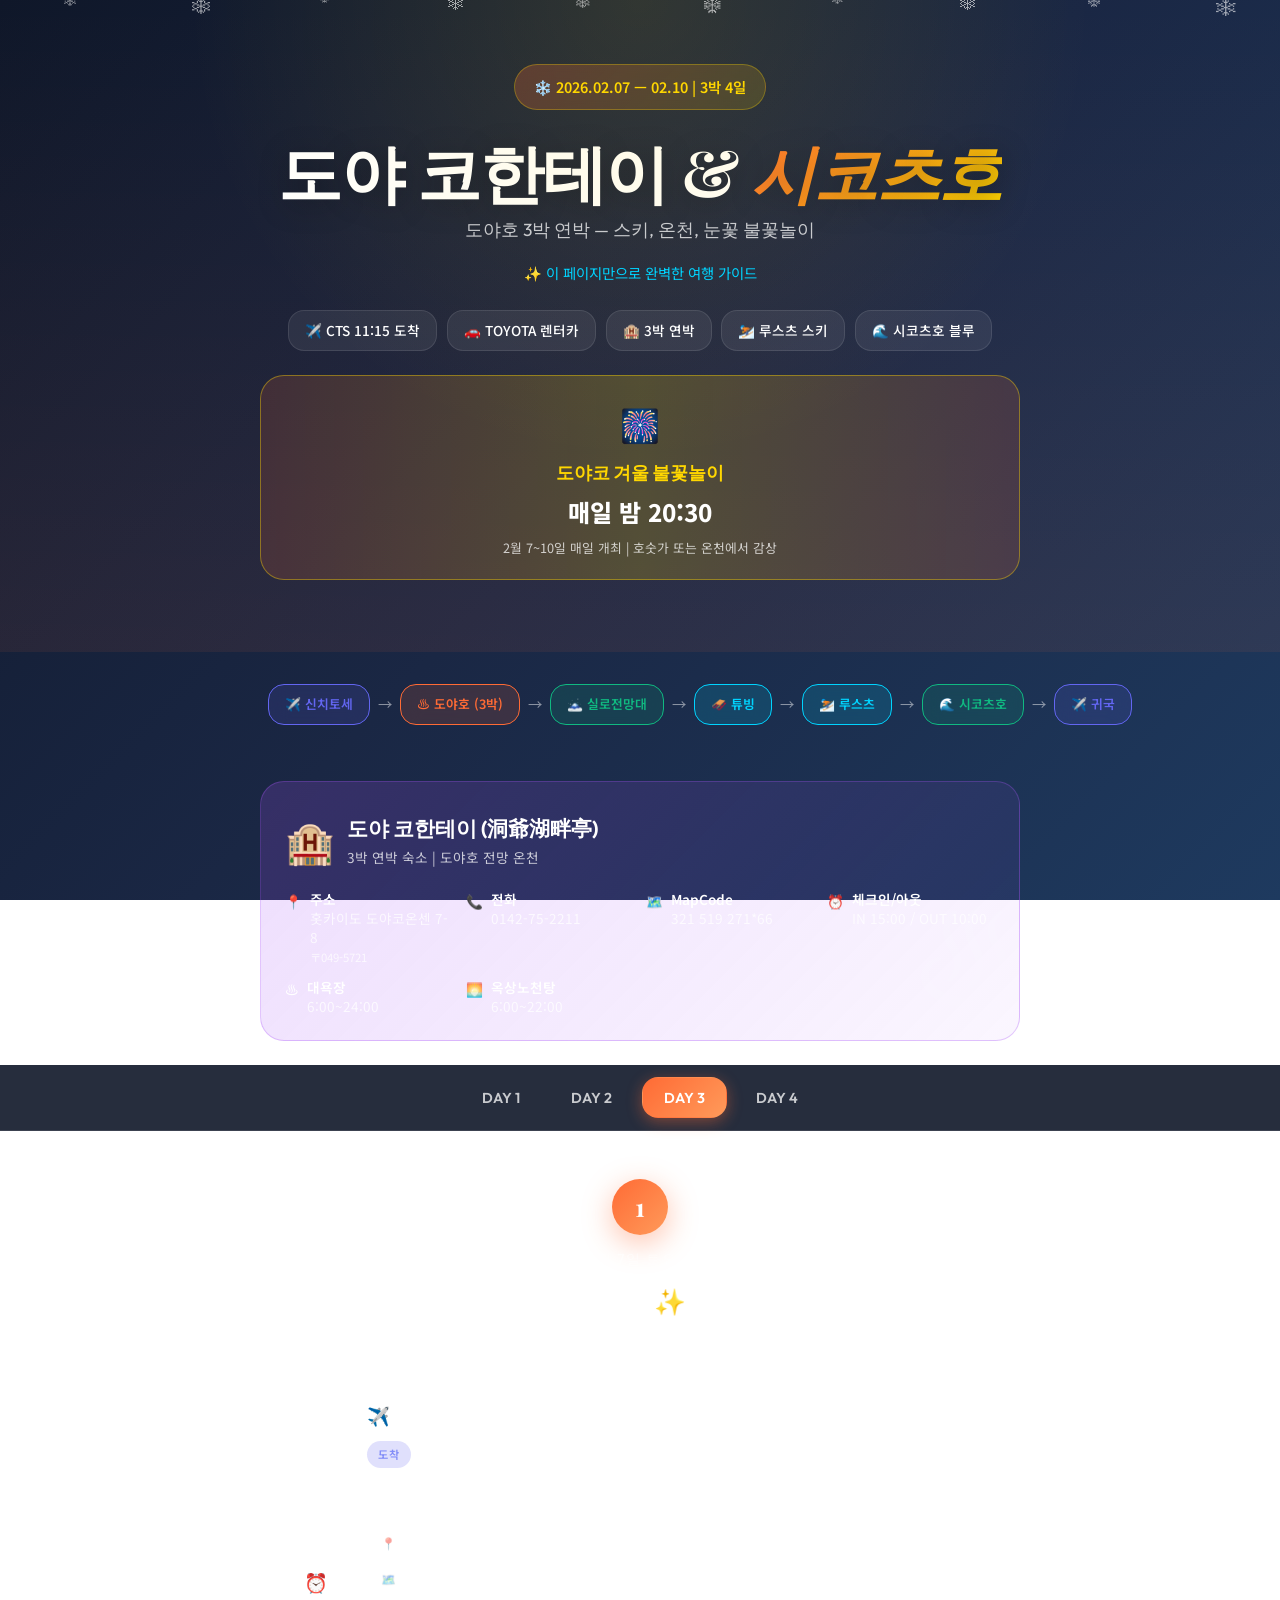
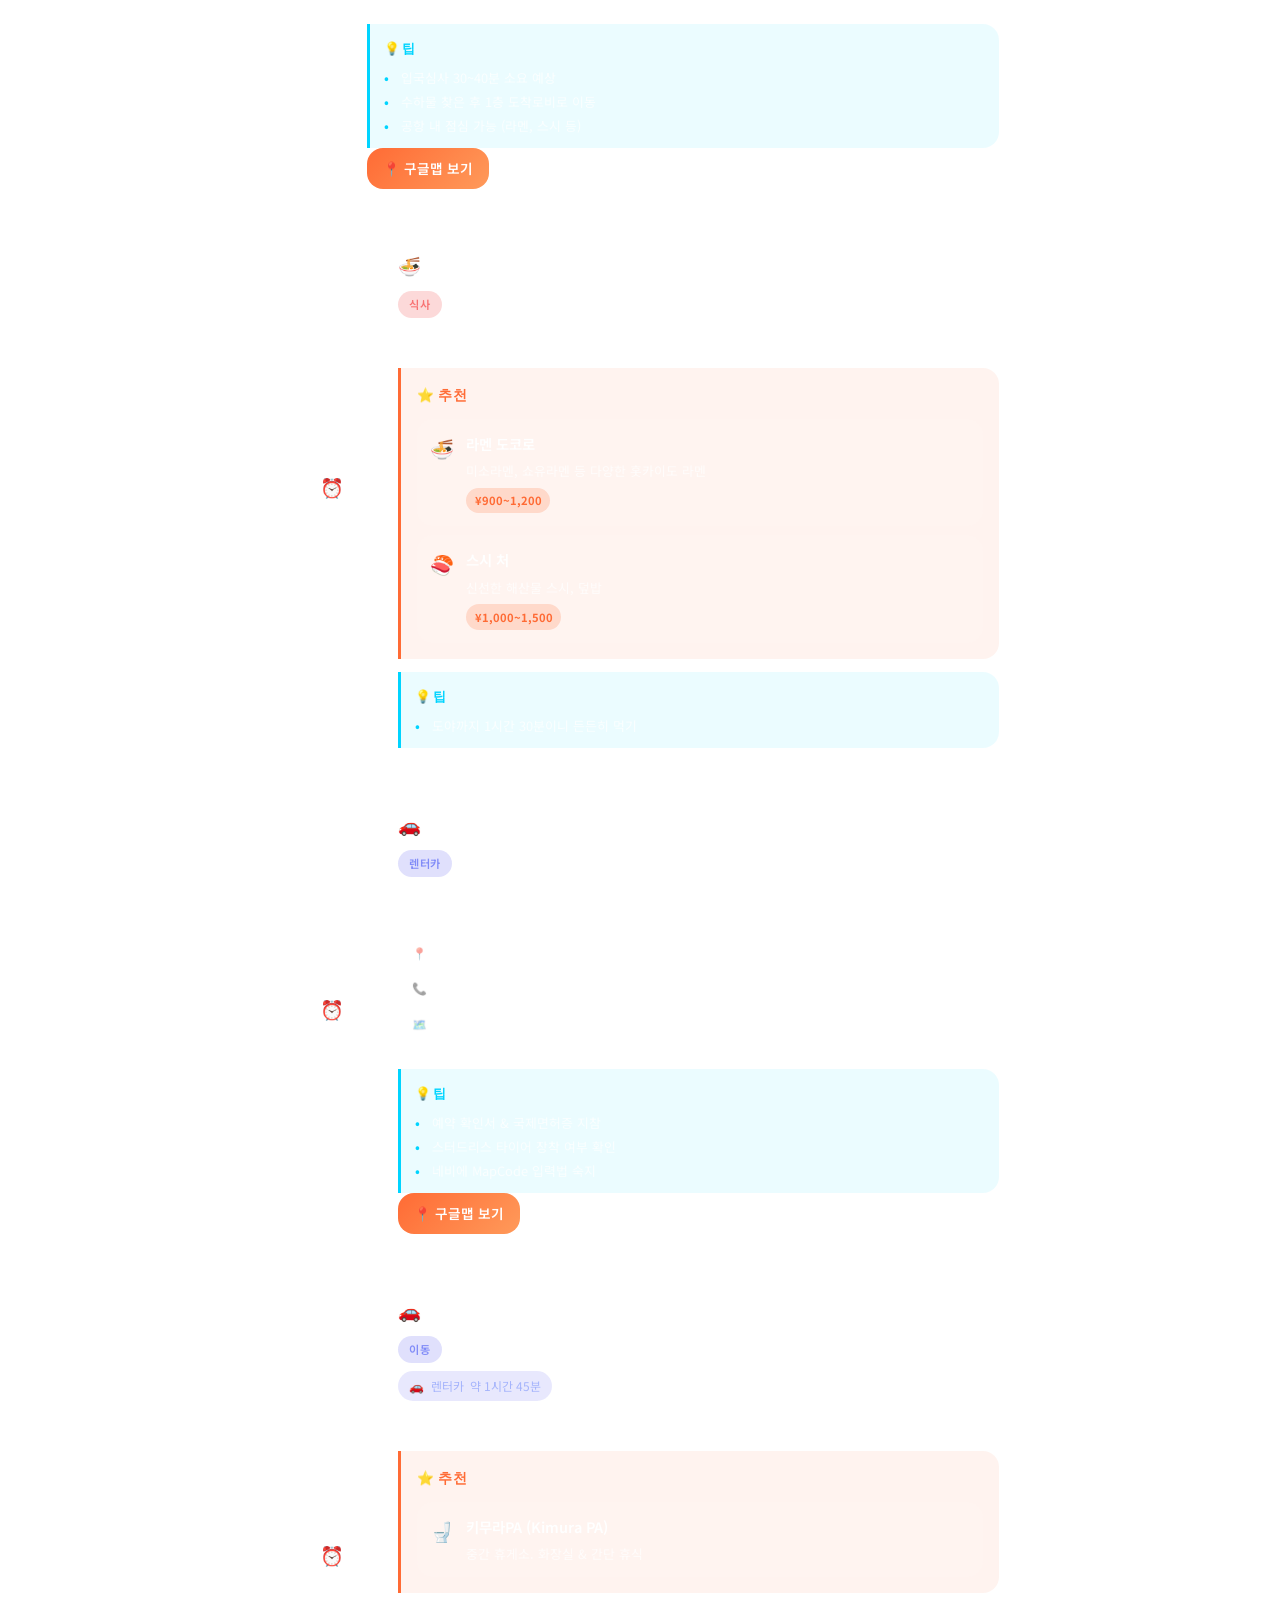
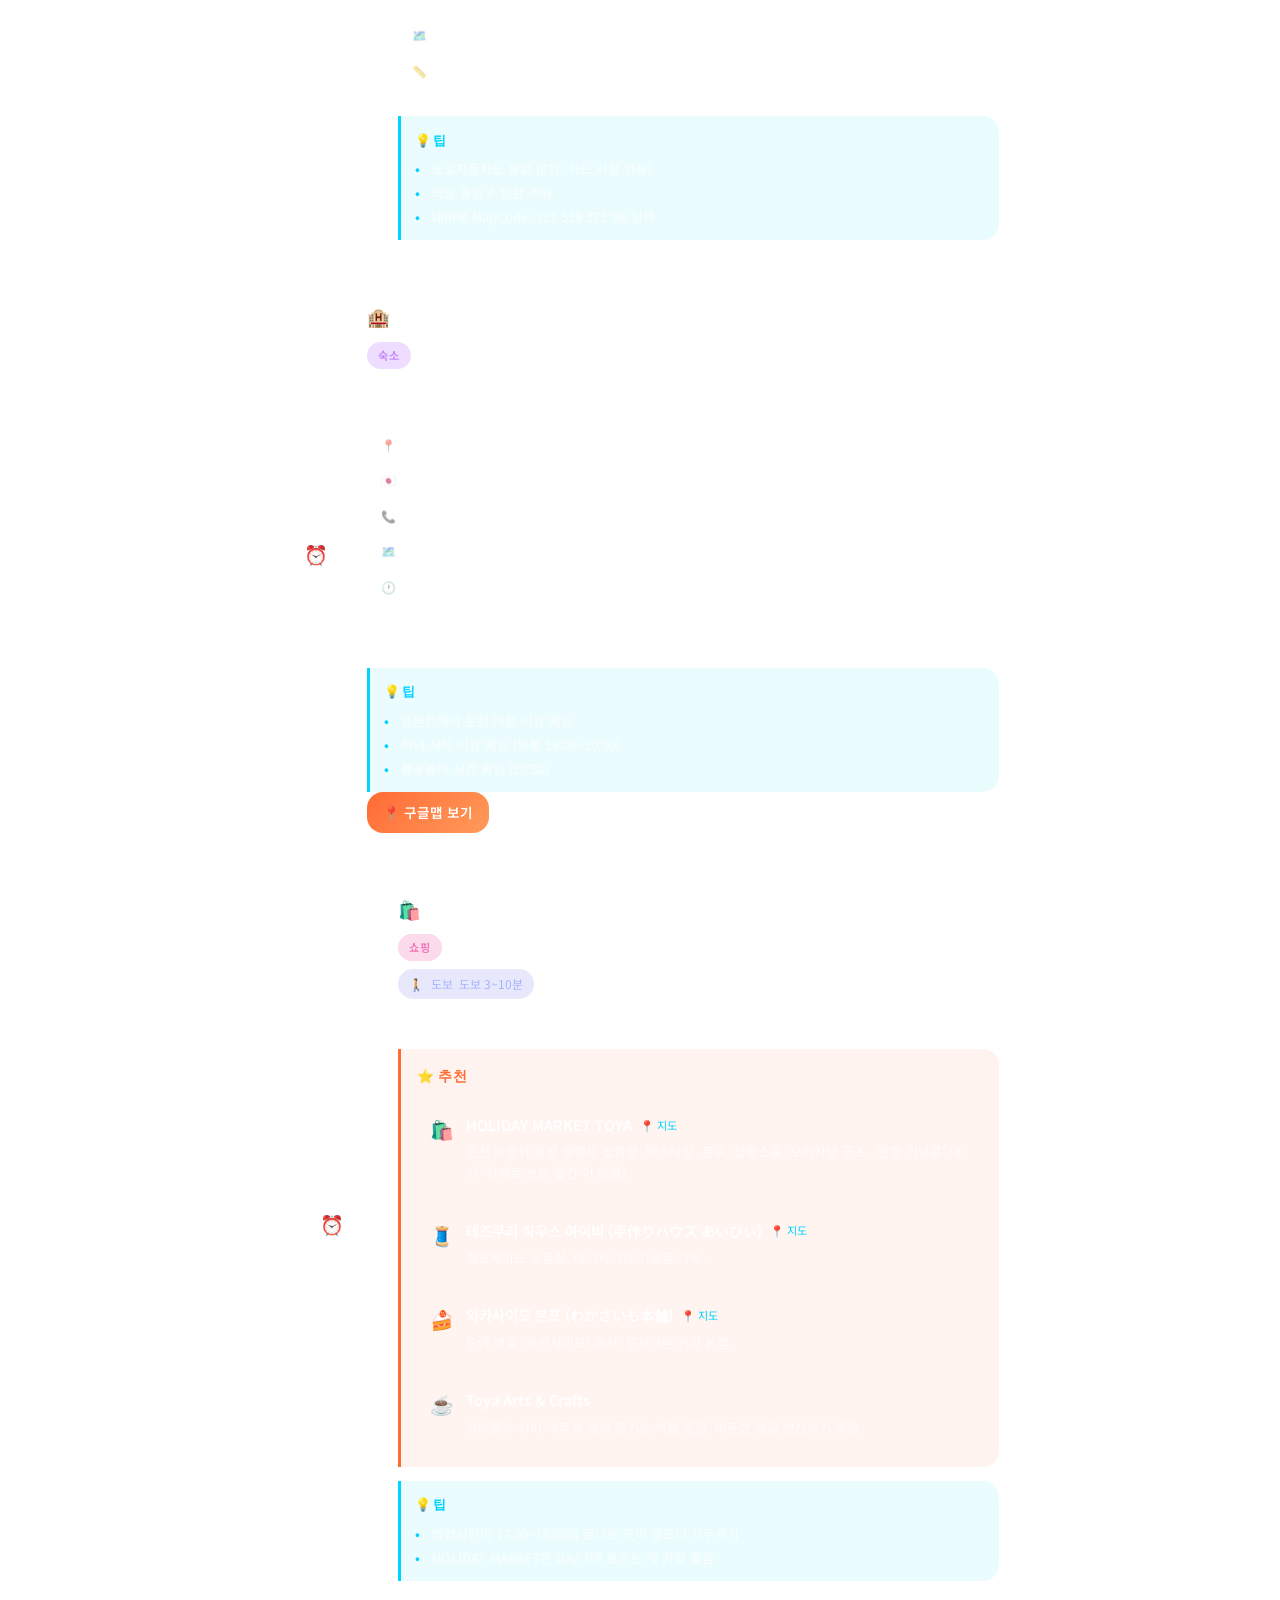
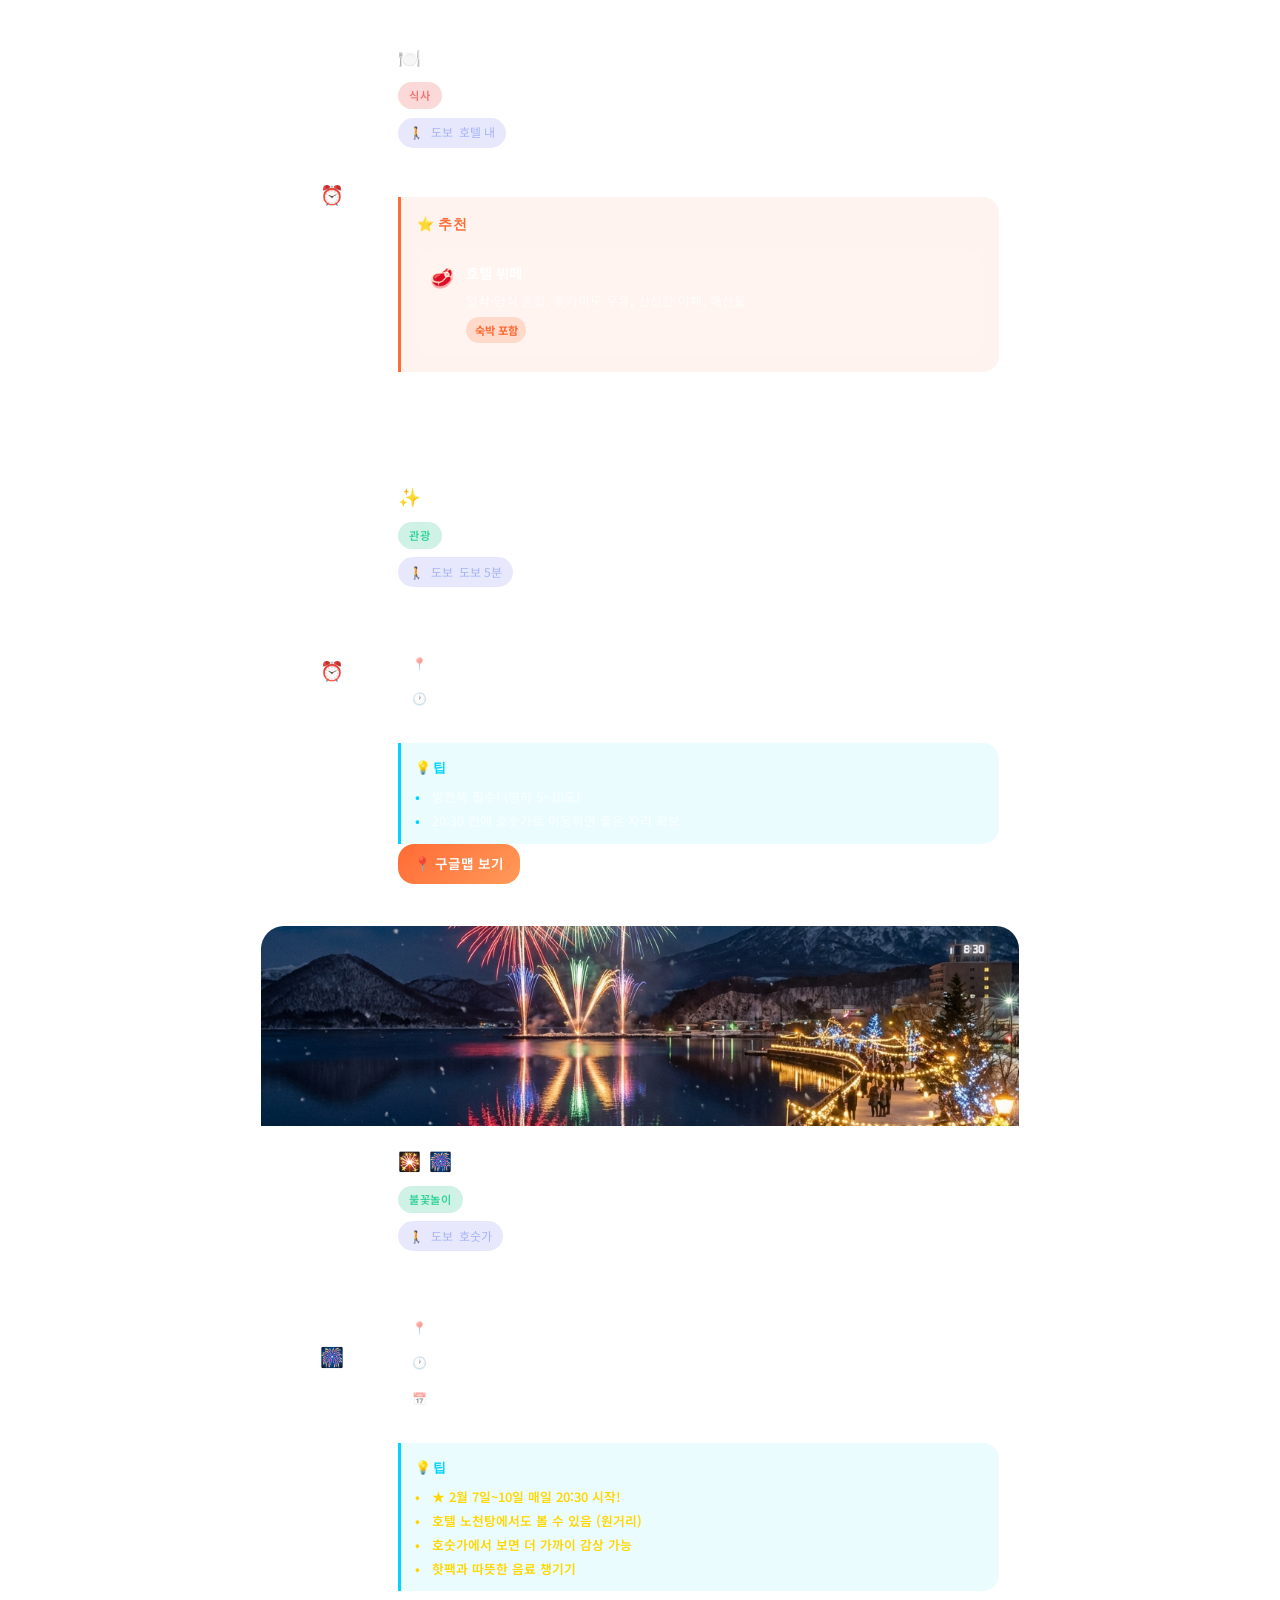
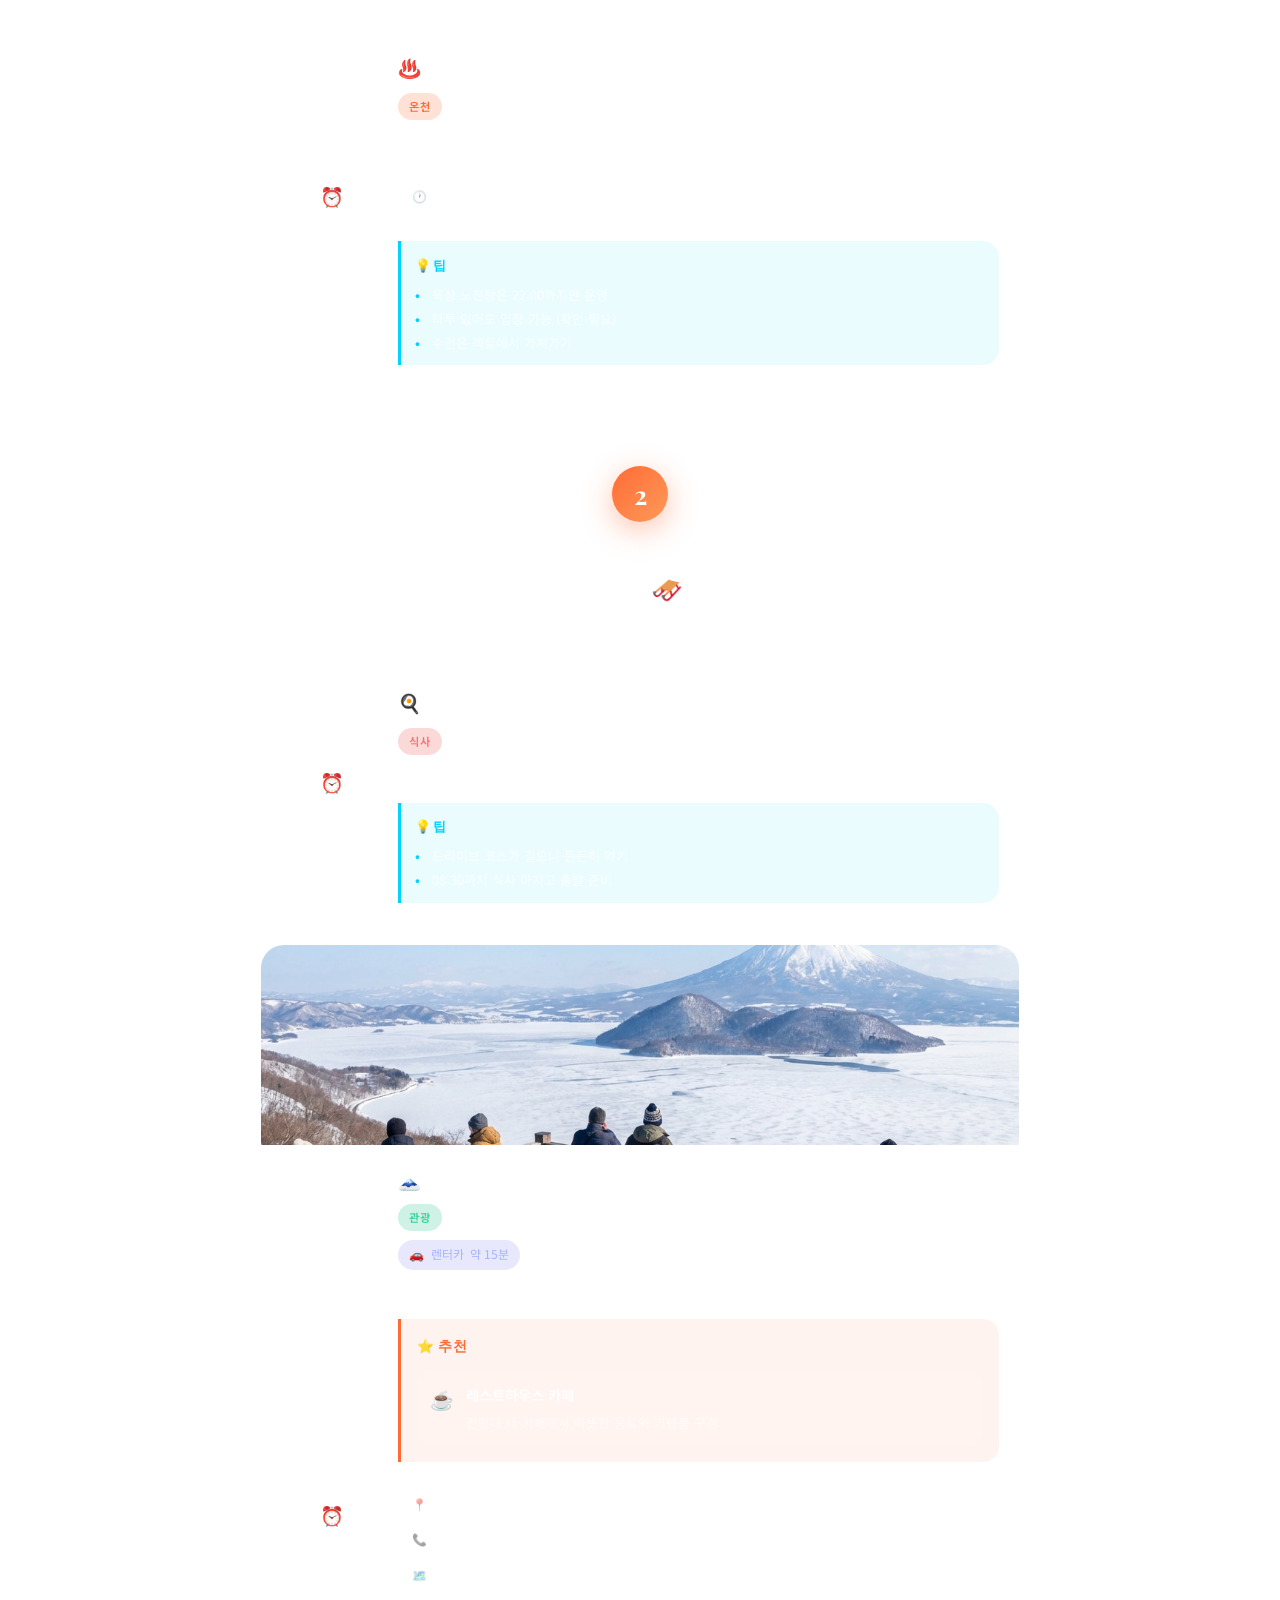
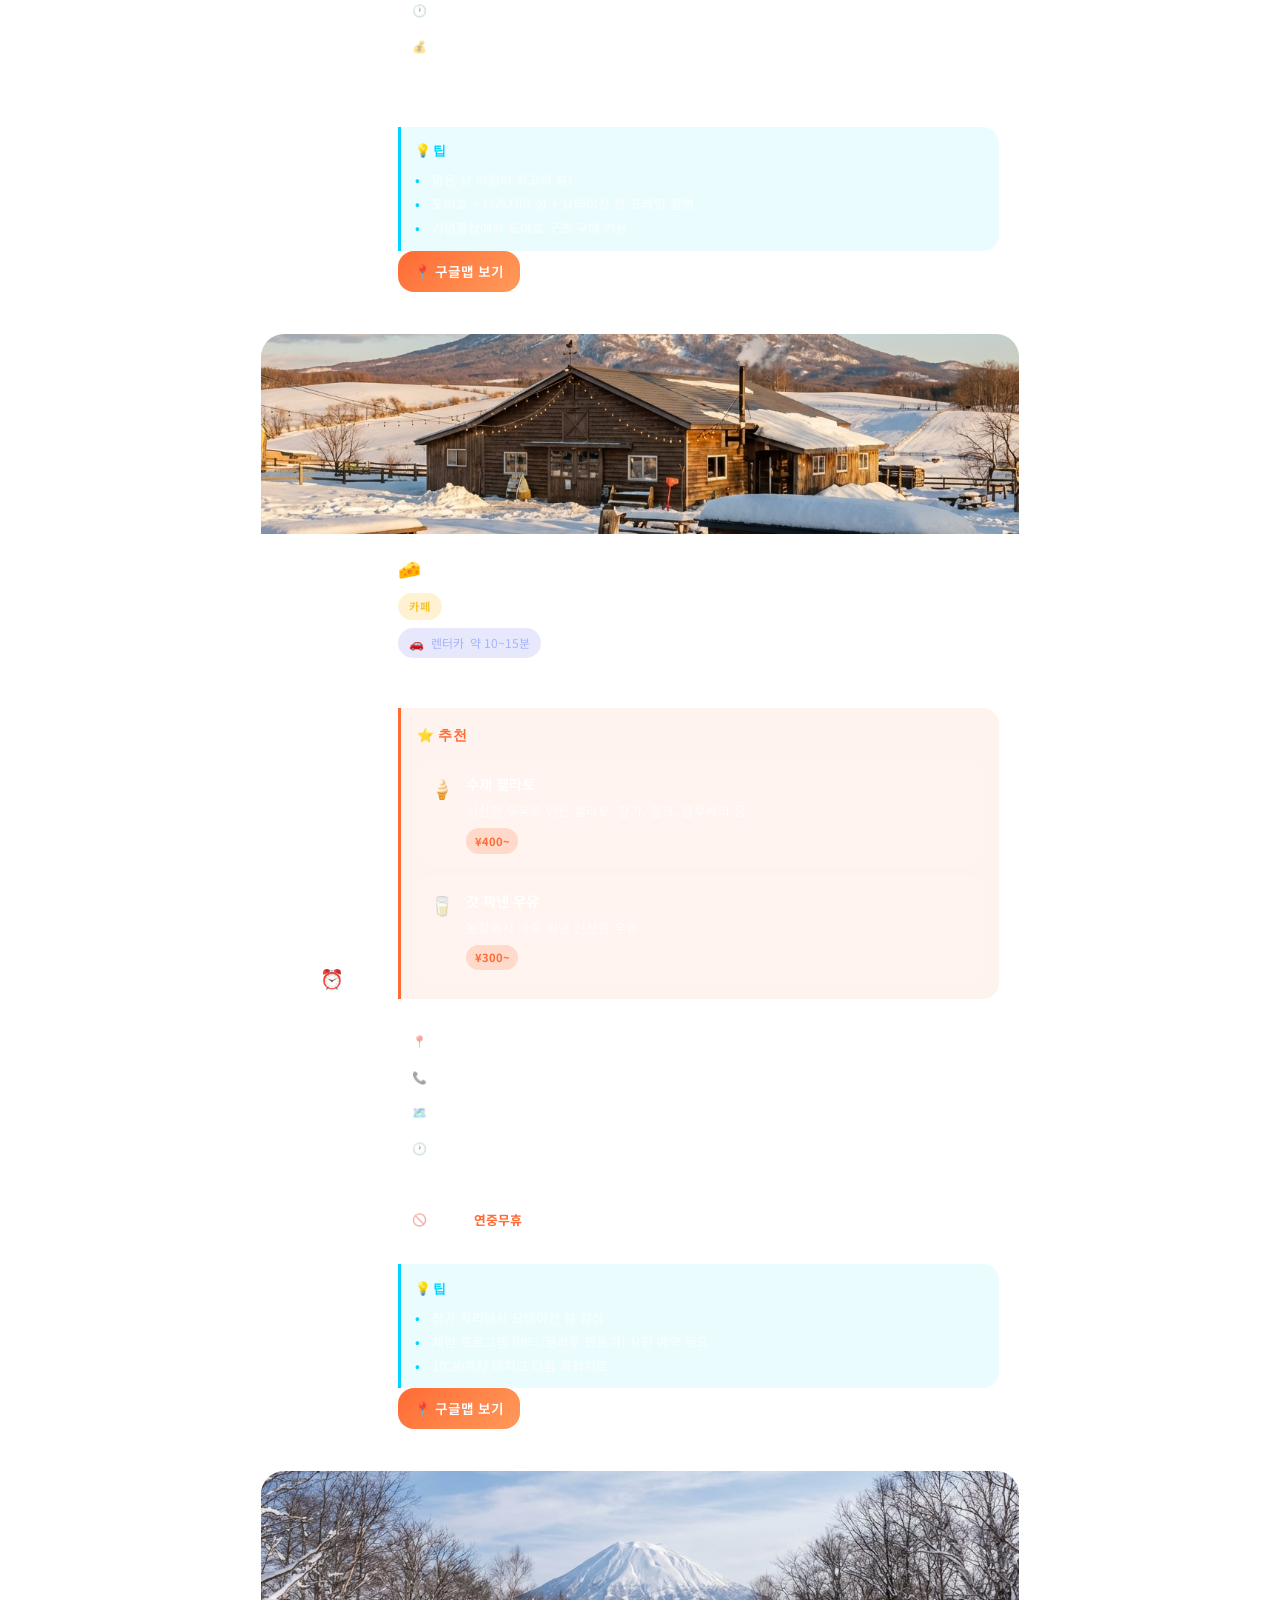
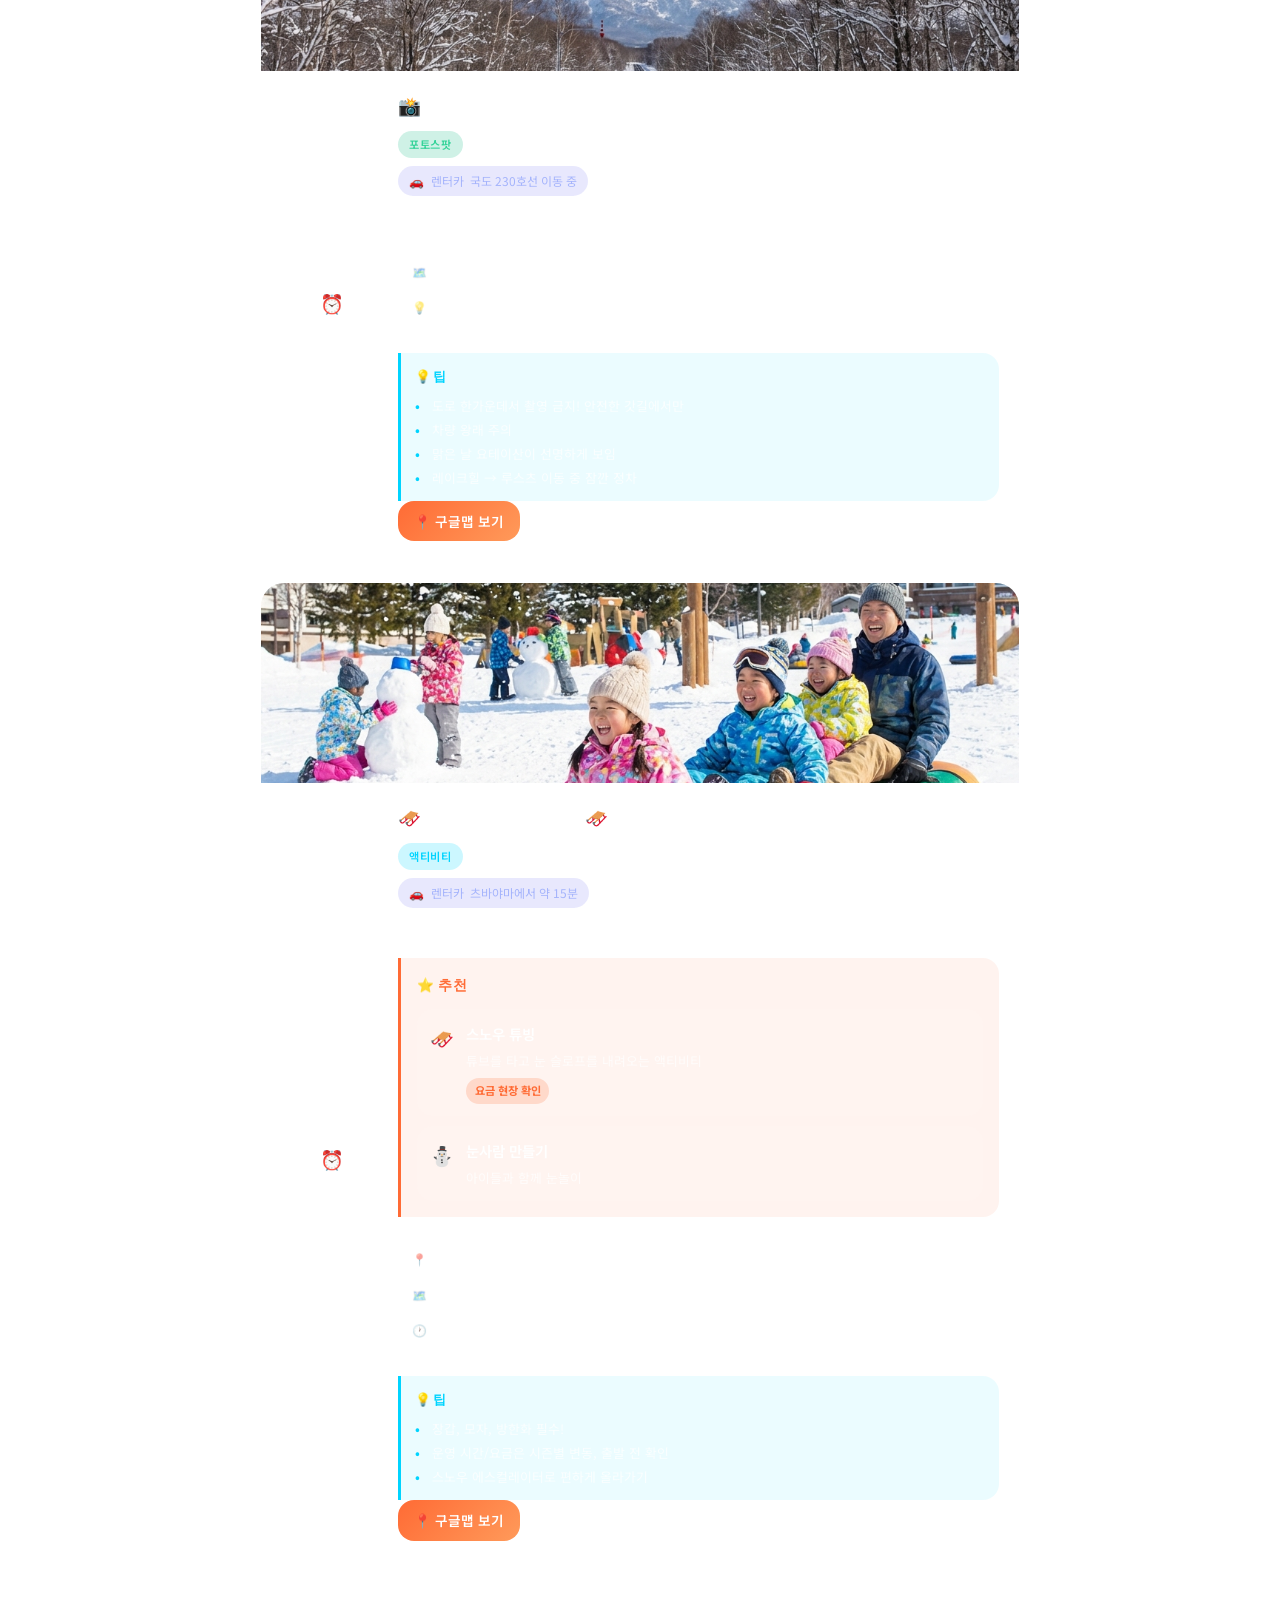
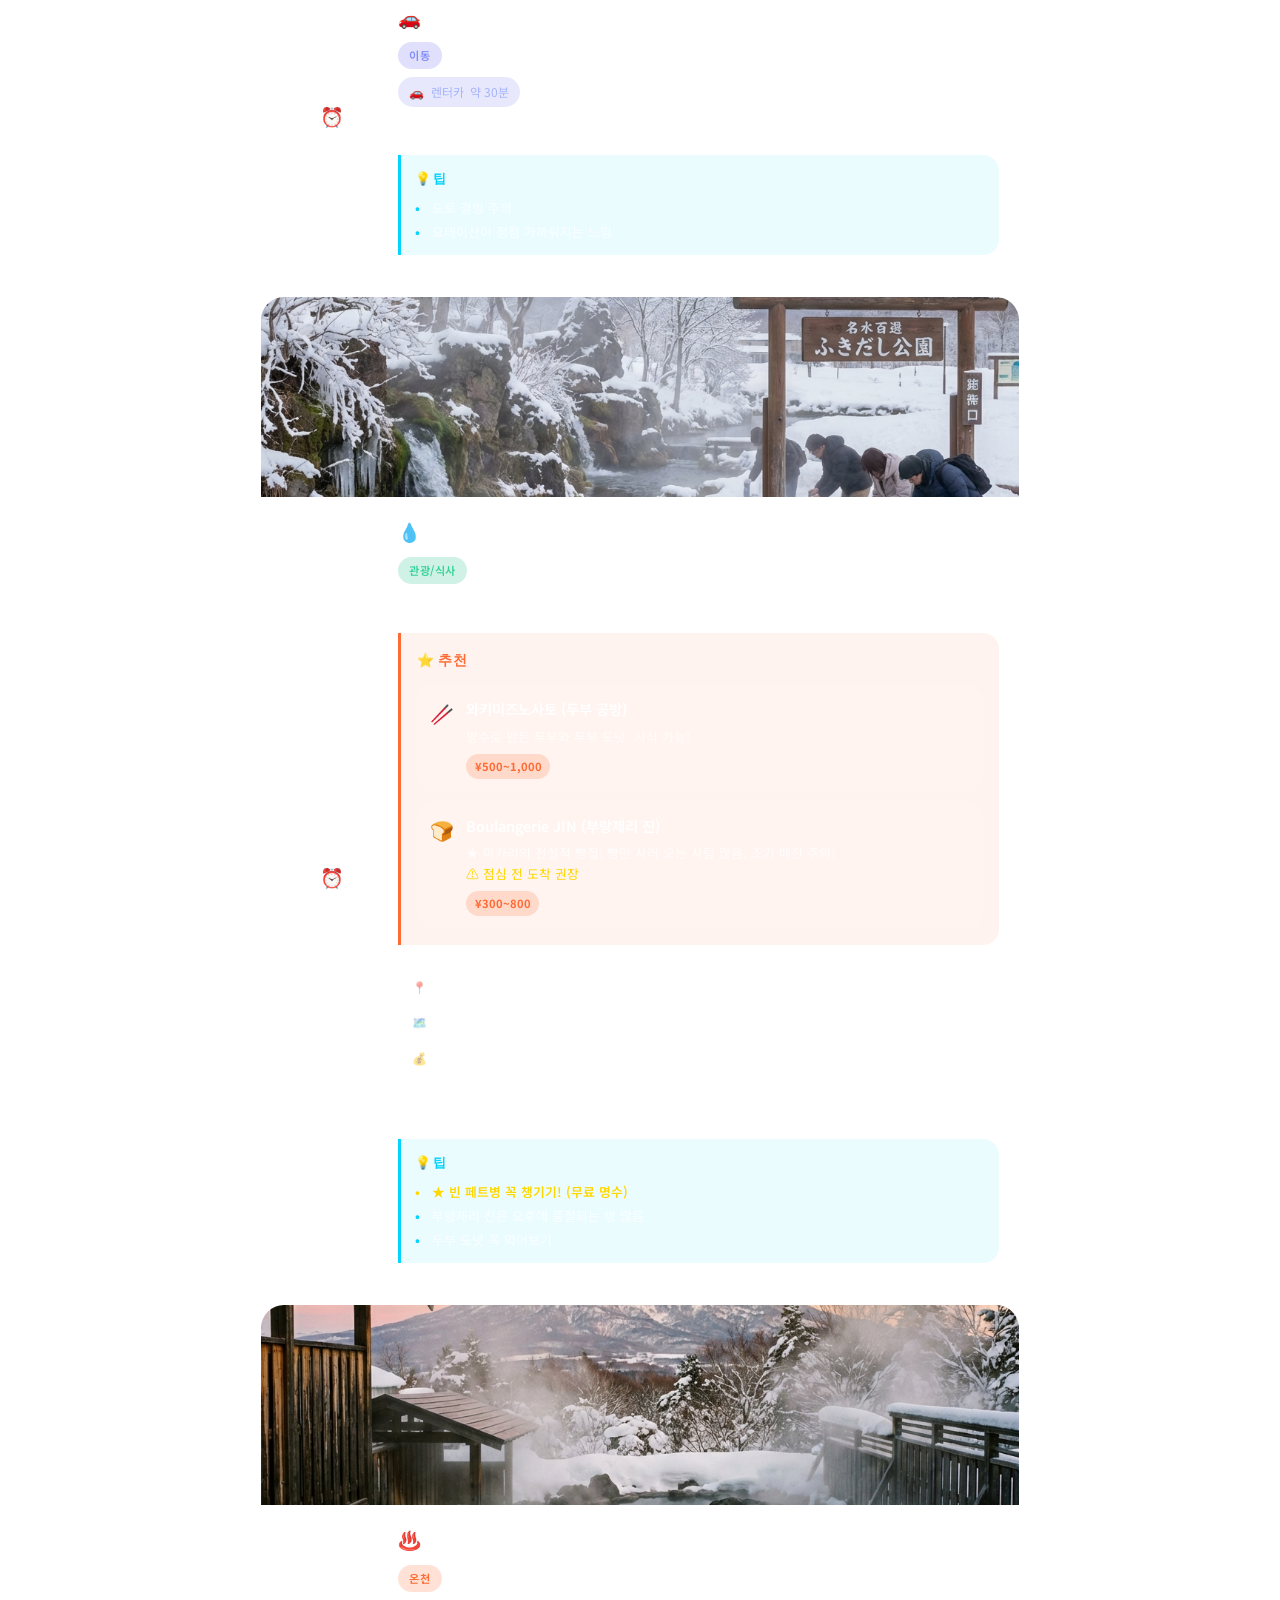
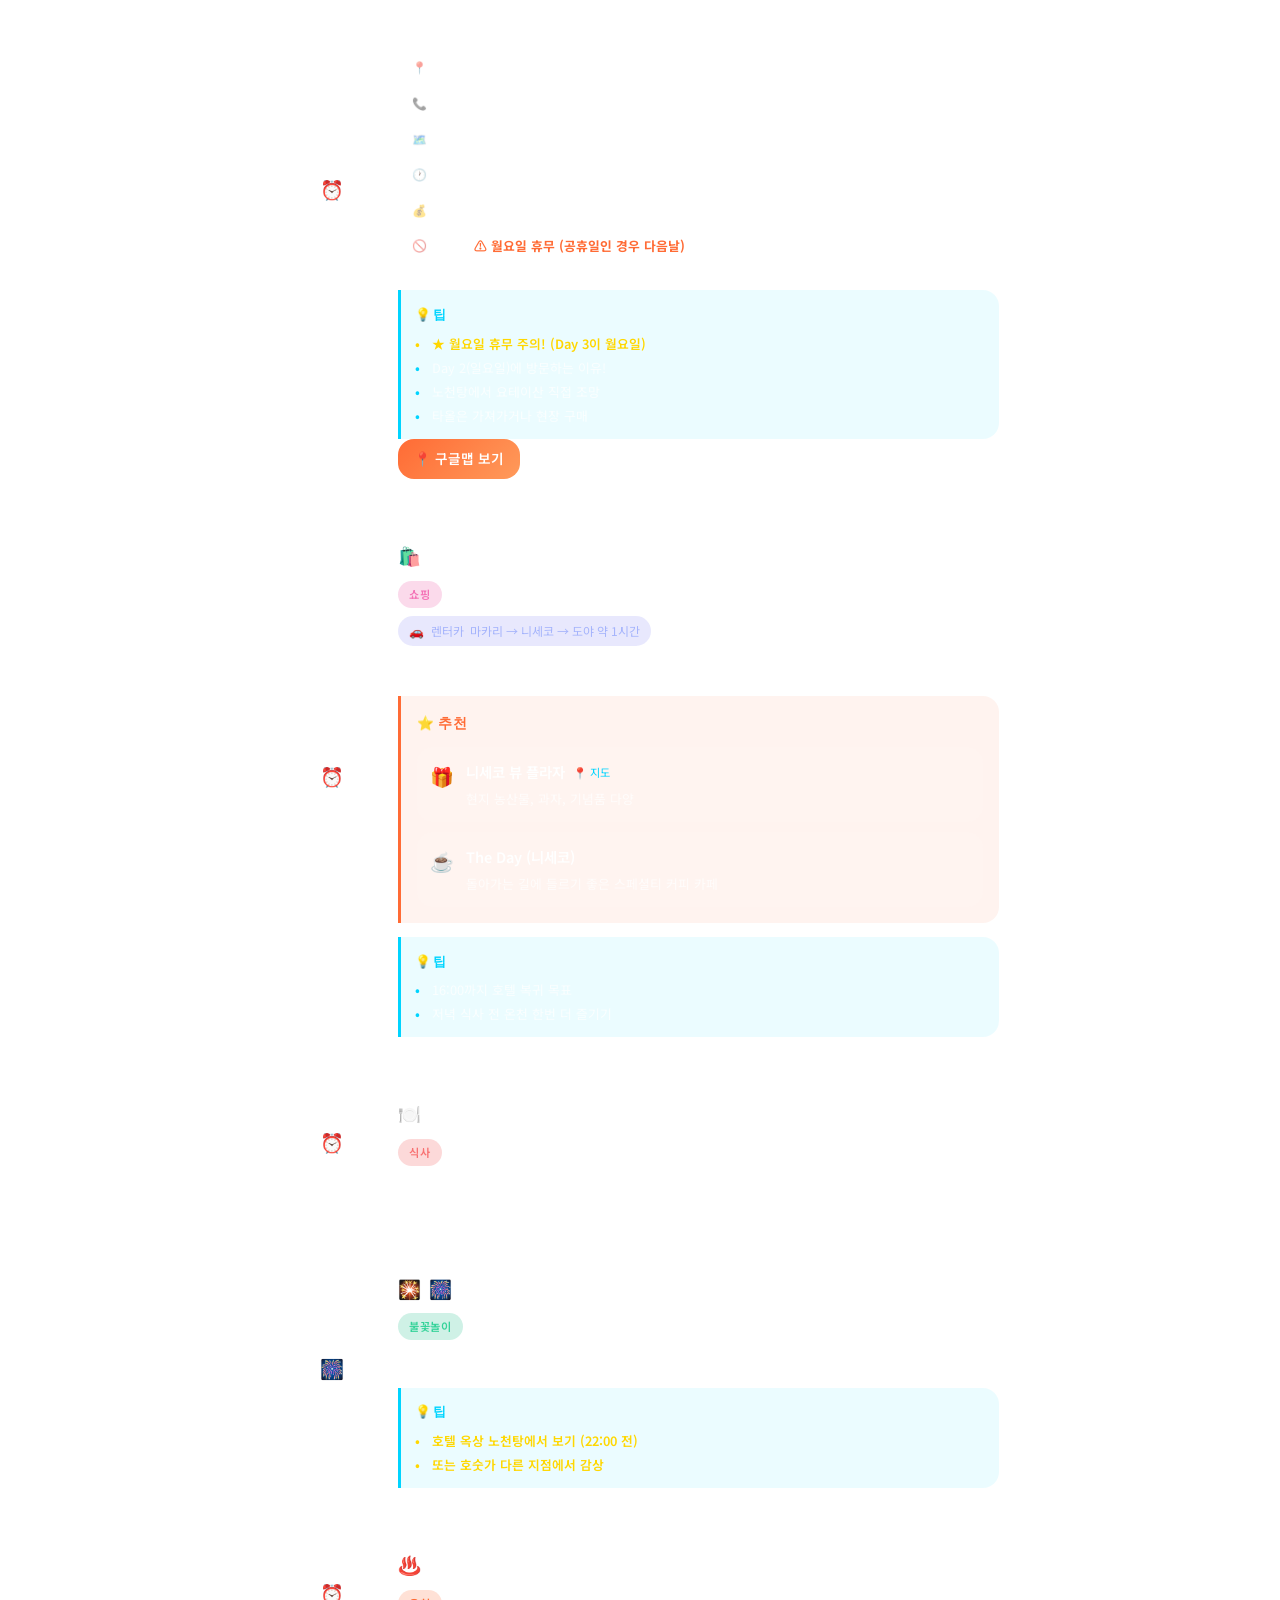
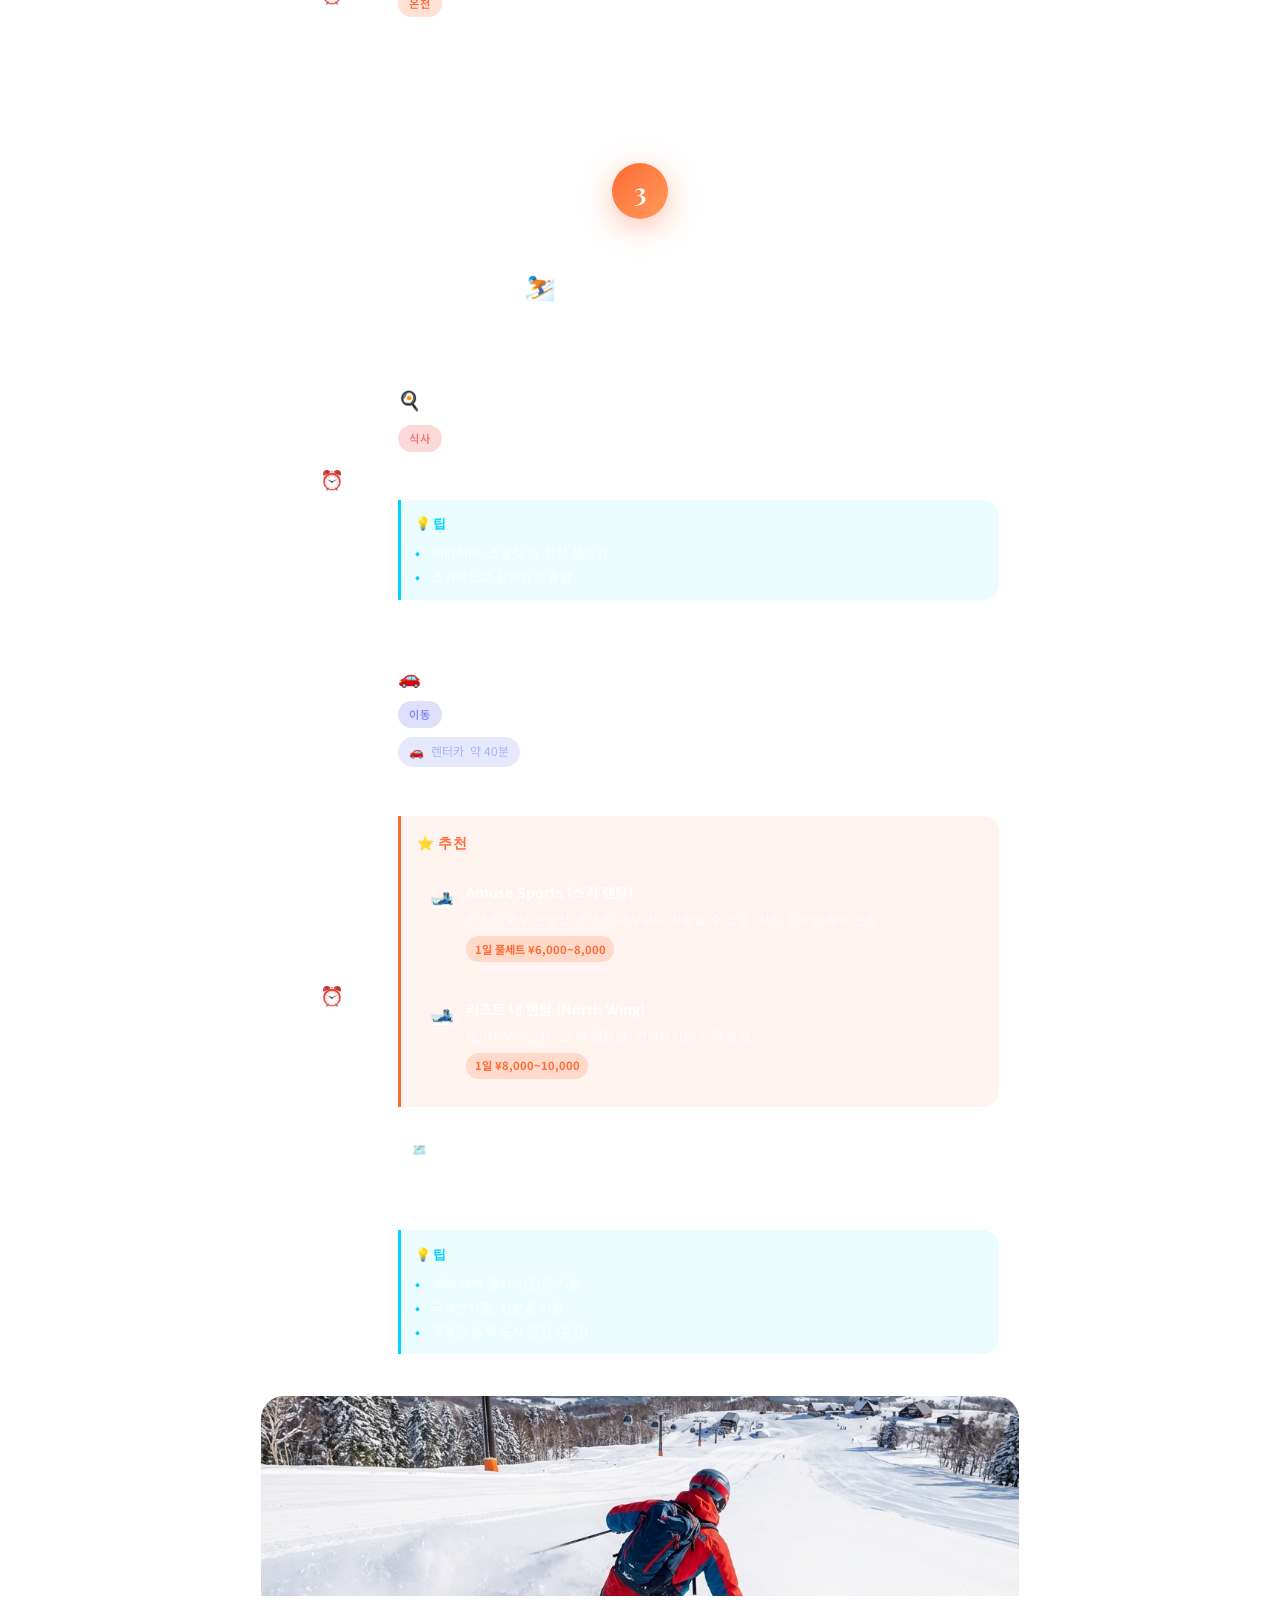
<file: index.html>
<!DOCTYPE html>
<html lang="ko">
<head>
  <meta charset="UTF-8">
  <meta name="viewport" content="width=device-width, initial-scale=1.0">
  <title>❄️ 도야 코한테이 3박 4일 완전 가이드</title>
  <meta name="description" content="도야호 3박 연박, 루스츠 스키, 시코츠호까지. 오프라인에서도 완벽한 홋카이도 겨울 여행 가이드">
  <link rel="preconnect" href="https://fonts.googleapis.com">
  <link rel="preconnect" href="https://fonts.gstatic.com" crossorigin>
  <link href="https://fonts.googleapis.com/css2?family=Outfit:wght@300;400;500;600;700;800&family=Noto+Sans+KR:wght@300;400;500;700&family=Playfair+Display:ital,wght@0,400;0,600;0,700;1,400&display=swap" rel="stylesheet">
  <style>
    :root {
      --color-bg: linear-gradient(135deg, #0f1729 0%, #1a2744 50%, #1e3a5f 100%);
      --color-card: rgba(255, 255, 255, 0.07);
      --color-card-hover: rgba(255, 255, 255, 0.12);
      --color-border: rgba(255, 255, 255, 0.1);
      
      --color-onsen: #ff6b35;
      --color-ski: #00d4ff;
      --color-hotel: #a855f7;
      --color-restaurant: #ef4444;
      --color-cafe: #fbbf24;
      --color-shopping: #ec4899;
      --color-transport: #6366f1;
      --color-sightseeing: #10b981;
      --color-fireworks: #ffd700;
      
      --color-text: #ffffff;
      --color-text-secondary: rgba(255, 255, 255, 0.75);
      --color-text-muted: rgba(255, 255, 255, 0.5);
      
      --font-display: 'Playfair Display', Georgia, serif;
      --font-heading: 'Outfit', sans-serif;
      --font-body: 'Noto Sans KR', sans-serif;
      
      --radius-lg: 1rem;
      --radius-xl: 1.5rem;
      --radius-full: 9999px;
    }
    
    *, *::before, *::after { box-sizing: border-box; margin: 0; padding: 0; }
    
    html { scroll-behavior: smooth; font-size: 16px; }
    
    body {
      font-family: var(--font-body);
      background: var(--color-bg);
      background-attachment: fixed;
      color: var(--color-text);
      line-height: 1.7;
      min-height: 100vh;
      -webkit-font-smoothing: antialiased;
      overflow-x: hidden;
    }
    
    .container { width: 100%; max-width: 800px; margin: 0 auto; padding: 0 1.25rem; }
    
    /* ========== 눈 내리는 효과 ========== */
    .snowflakes { position: fixed; top: 0; left: 0; width: 100%; height: 100%; pointer-events: none; z-index: 1000; overflow: hidden; }
    .snowflake {
      position: absolute;
      top: -10px;
      color: rgba(255, 255, 255, 0.6);
      font-size: 1rem;
      animation: fall linear infinite;
    }
    @keyframes fall {
      0% { transform: translateY(0) rotate(0deg); opacity: 1; }
      100% { transform: translateY(100vh) rotate(360deg); opacity: 0.3; }
    }
    .snowflake:nth-child(1) { left: 5%; animation-duration: 10s; animation-delay: 0s; font-size: 0.8rem; }
    .snowflake:nth-child(2) { left: 15%; animation-duration: 12s; animation-delay: 1s; font-size: 1.2rem; }
    .snowflake:nth-child(3) { left: 25%; animation-duration: 8s; animation-delay: 2s; font-size: 0.6rem; }
    .snowflake:nth-child(4) { left: 35%; animation-duration: 14s; animation-delay: 0.5s; font-size: 1rem; }
    .snowflake:nth-child(5) { left: 45%; animation-duration: 11s; animation-delay: 3s; font-size: 0.9rem; }
    .snowflake:nth-child(6) { left: 55%; animation-duration: 9s; animation-delay: 1.5s; font-size: 1.1rem; }
    .snowflake:nth-child(7) { left: 65%; animation-duration: 13s; animation-delay: 2.5s; font-size: 0.7rem; }
    .snowflake:nth-child(8) { left: 75%; animation-duration: 10s; animation-delay: 0.8s; font-size: 1rem; }
    .snowflake:nth-child(9) { left: 85%; animation-duration: 15s; animation-delay: 4s; font-size: 0.8rem; }
    .snowflake:nth-child(10) { left: 95%; animation-duration: 7s; animation-delay: 2s; font-size: 1.3rem; }
    
    /* ========== 히어로 섹션 ========== */
    .hero {
      padding: 4rem 0 3rem;
      text-align: center;
      position: relative;
      overflow: hidden;
      background: linear-gradient(180deg, transparent 0%, rgba(255, 107, 53, 0.08) 100%);
    }
    
    .hero::before {
      content: '';
      position: absolute;
      top: 0; left: 0; right: 0; bottom: 0;
      background: radial-gradient(ellipse at center top, rgba(255, 215, 0, 0.12) 0%, transparent 50%);
      pointer-events: none;
    }
    
    .hero__badge {
      display: inline-flex;
      align-items: center;
      gap: 0.5rem;
      padding: 0.6rem 1.2rem;
      background: linear-gradient(135deg, rgba(255, 107, 53, 0.25), rgba(255, 215, 0, 0.15));
      backdrop-filter: blur(10px);
      border: 1px solid rgba(255, 215, 0, 0.3);
      border-radius: var(--radius-full);
      font-size: 0.9rem;
      font-weight: 600;
      color: var(--color-fireworks);
      margin-bottom: 1.5rem;
      animation: fadeInDown 0.6s ease, glow 2s ease-in-out infinite alternate;
    }
    
    @keyframes glow {
      from { box-shadow: 0 0 10px rgba(255, 215, 0, 0.3); }
      to { box-shadow: 0 0 20px rgba(255, 215, 0, 0.5), 0 0 30px rgba(255, 107, 53, 0.3); }
    }
    
    .hero__title {
      font-family: var(--font-display);
      font-size: clamp(2.2rem, 7vw, 4rem);
      font-weight: 700;
      color: var(--color-text);
      margin-bottom: 0.5rem;
      letter-spacing: -0.02em;
      line-height: 1.15;
      animation: fadeInUp 0.6s ease;
      text-shadow: 0 4px 30px rgba(0, 0, 0, 0.3);
    }
    
    .hero__title-accent {
      background: linear-gradient(135deg, var(--color-onsen), var(--color-fireworks));
      -webkit-background-clip: text;
      -webkit-text-fill-color: transparent;
      background-clip: text;
      font-style: italic;
    }
    
    .hero__subtitle {
      font-family: var(--font-heading);
      font-size: 1.1rem;
      color: var(--color-text-secondary);
      margin-bottom: 1rem;
      animation: fadeInUp 0.6s ease 0.1s both;
    }
    
    .hero__tagline {
      font-size: 0.9rem;
      color: var(--color-ski);
      margin-bottom: 1.5rem;
      animation: fadeInUp 0.6s ease 0.15s both;
    }
    
    .hero__info {
      display: flex;
      flex-wrap: wrap;
      justify-content: center;
      gap: 0.6rem;
      animation: fadeInUp 0.6s ease 0.2s both;
    }
    
    .info-chip {
      display: inline-flex;
      align-items: center;
      gap: 0.4rem;
      padding: 0.5rem 1rem;
      background: var(--color-card);
      backdrop-filter: blur(10px);
      border: 1px solid var(--color-border);
      border-radius: var(--radius-lg);
      font-size: 0.85rem;
      font-weight: 500;
      color: var(--color-text);
      transition: all 0.3s ease;
    }
    
    .info-chip:hover {
      background: var(--color-card-hover);
      transform: translateY(-2px);
      border-color: var(--color-onsen);
    }
    
    /* ========== 불꽃놀이 배너 ========== */
    .fireworks-banner {
      background: linear-gradient(90deg, rgba(255, 107, 53, 0.15), rgba(255, 215, 0, 0.2), rgba(255, 107, 53, 0.15));
      border: 1px solid rgba(255, 215, 0, 0.4);
      border-radius: var(--radius-xl);
      padding: 1.25rem;
      margin: 1.5rem 0;
      text-align: center;
      animation: pulse 3s ease-in-out infinite;
    }
    
    @keyframes pulse {
      0%, 100% { opacity: 1; }
      50% { opacity: 0.85; }
    }
    
    .fireworks-banner__icon { font-size: 2rem; margin-bottom: 0.5rem; }
    .fireworks-banner__title {
      font-family: var(--font-heading);
      font-size: 1.1rem;
      font-weight: 700;
      color: var(--color-fireworks);
      margin-bottom: 0.25rem;
    }
    .fireworks-banner__time {
      font-size: 1.5rem;
      font-weight: 800;
      color: var(--color-text);
    }
    .fireworks-banner__note {
      font-size: 0.8rem;
      color: var(--color-text-secondary);
      margin-top: 0.25rem;
    }
    
    /* ========== 루트 타임라인 ========== */
    .route-section { padding: 1.5rem 0; overflow-x: auto; }
    
    .route-timeline {
      display: flex;
      align-items: center;
      justify-content: flex-start;
      gap: 0.5rem;
      min-width: max-content;
      padding: 0.5rem;
    }
    
    .route-point {
      display: flex;
      align-items: center;
      gap: 0.4rem;
      padding: 0.55rem 1rem;
      background: var(--color-card);
      backdrop-filter: blur(10px);
      border: 1px solid var(--color-border);
      border-radius: var(--radius-lg);
      font-size: 0.8rem;
      font-weight: 600;
      white-space: nowrap;
      transition: all 0.3s ease;
    }
    
    .route-point--onsen { border-color: var(--color-onsen); color: var(--color-onsen); background: rgba(255, 107, 53, 0.15); }
    .route-point--ski { border-color: var(--color-ski); color: var(--color-ski); background: rgba(0, 212, 255, 0.15); }
    .route-point--sightseeing { border-color: var(--color-sightseeing); color: var(--color-sightseeing); background: rgba(16, 185, 129, 0.15); }
    .route-point--start, .route-point--end { border-color: var(--color-transport); color: var(--color-transport); background: rgba(99, 102, 241, 0.15); }
    
    .route-arrow { color: var(--color-text-muted); font-size: 0.9rem; }
    
    /* ========== 숙소 퀵 정보 ========== */
    .hotel-quick-info { padding: 1.5rem 0; }
    
    .hotel-card {
      background: linear-gradient(135deg, rgba(168, 85, 247, 0.2), rgba(168, 85, 247, 0.05));
      border: 1px solid rgba(168, 85, 247, 0.3);
      border-radius: var(--radius-xl);
      padding: 1.5rem;
      position: relative;
      overflow: hidden;
    }
    
    .hotel-card::before {
      content: '♨️';
      position: absolute;
      right: -20px;
      bottom: -20px;
      font-size: 8rem;
      opacity: 0.08;
    }
    
    .hotel-card__header {
      display: flex;
      align-items: center;
      gap: 0.75rem;
      margin-bottom: 1rem;
    }
    
    .hotel-card__icon { font-size: 2.5rem; }
    .hotel-card__title { font-family: var(--font-heading); font-size: 1.3rem; font-weight: 700; color: var(--color-text); }
    .hotel-card__subtitle { font-size: 0.85rem; color: var(--color-text-secondary); }
    
    .hotel-card__details {
      display: grid;
      grid-template-columns: repeat(auto-fit, minmax(150px, 1fr));
      gap: 0.75rem;
    }
    
    .hotel-detail {
      display: flex;
      align-items: flex-start;
      gap: 0.5rem;
      font-size: 0.85rem;
    }
    
    .hotel-detail__icon { flex-shrink: 0; }
    .hotel-detail__text { color: var(--color-text-secondary); line-height: 1.4; }
    .hotel-detail__text strong { color: var(--color-text); font-weight: 600; }
    
    /* ========== Day 네비게이션 ========== */
    .day-nav {
      position: sticky;
      top: 0;
      z-index: 100;
      background: rgba(15, 23, 41, 0.9);
      backdrop-filter: blur(20px);
      border-bottom: 1px solid var(--color-border);
      padding: 0.75rem 0;
    }
    
    .day-nav__list { display: flex; justify-content: center; gap: 0.5rem; list-style: none; }
    
    .day-nav__btn {
      padding: 0.65rem 1.3rem;
      background: transparent;
      border: 1px solid transparent;
      border-radius: var(--radius-lg);
      color: var(--color-text-secondary);
      font-family: var(--font-heading);
      font-weight: 600;
      font-size: 0.9rem;
      cursor: pointer;
      transition: all 0.3s ease;
    }
    
    .day-nav__btn:hover { background: var(--color-card); color: var(--color-text); }
    
    .day-nav__btn.active {
      background: linear-gradient(135deg, var(--color-onsen), #ff9a5a);
      color: white;
      box-shadow: 0 4px 15px rgba(255, 107, 53, 0.4);
    }
    
    /* ========== Day 섹션 ========== */
    .day-section {
      padding: 3rem 0 2rem;
      scroll-margin-top: 80px;
    }
    
    .day-header {
      text-align: center;
      margin-bottom: 2rem;
      padding-bottom: 1.5rem;
      border-bottom: 1px solid var(--color-border);
    }
    
    .day-header__number {
      display: inline-flex;
      align-items: center;
      justify-content: center;
      width: 56px;
      height: 56px;
      background: linear-gradient(135deg, var(--color-onsen), #ff9a5a);
      border-radius: var(--radius-full);
      font-family: var(--font-display);
      font-size: 1.6rem;
      font-weight: 700;
      color: white;
      margin-bottom: 0.75rem;
      box-shadow: 0 8px 30px rgba(255, 107, 53, 0.4);
    }
    
    .day-header__date {
      font-family: var(--font-heading);
      font-size: 0.9rem;
      font-weight: 500;
      color: var(--color-text-muted);
      text-transform: uppercase;
      letter-spacing: 0.1em;
      margin-bottom: 0.5rem;
    }
    
    .day-header__theme {
      font-family: var(--font-display);
      font-size: 1.6rem;
      font-weight: 600;
      color: var(--color-text);
    }
    
    .schedule-list { display: flex; flex-direction: column; gap: 1.25rem; }
    
    /* ========== 스케줄 카드 ========== */
    .schedule-card {
      background: var(--color-card);
      backdrop-filter: blur(10px);
      border: 1px solid var(--color-border);
      border-radius: var(--radius-xl);
      overflow: hidden;
      transition: all 0.3s ease;
    }
    
    .schedule-card:hover {
      background: var(--color-card-hover);
      transform: translateY(-3px);
      box-shadow: 0 15px 50px rgba(0, 0, 0, 0.25);
    }
    
    .schedule-card__image {
      width: 100%;
      height: 200px;
      overflow: hidden;
      position: relative;
    }
    
    .schedule-card__image img {
      width: 100%;
      height: 100%;
      object-fit: cover;
      transition: transform 0.5s ease;
    }
    
    .schedule-card:hover .schedule-card__image img { transform: scale(1.05); }
    
    .schedule-card__main { padding: 1.25rem; }
    
    .schedule-card__header { display: flex; gap: 1rem; }
    
    .schedule-card__time {
      display: flex;
      flex-direction: column;
      align-items: center;
      justify-content: center;
      min-width: 70px;
      padding: 0.5rem;
      background: rgba(255, 255, 255, 0.05);
      border-radius: var(--radius-lg);
      font-size: 0.8rem;
      font-weight: 700;
      color: var(--color-text);
      text-align: center;
    }
    
    .schedule-card__time-icon { font-size: 1.2rem; margin-bottom: 0.25rem; }
    
    .schedule-card__info { flex: 1; min-width: 0; }
    
    .schedule-card__place {
      display: flex;
      align-items: center;
      gap: 0.5rem;
      font-family: var(--font-heading);
      font-size: 1.15rem;
      font-weight: 700;
      color: var(--color-text);
      margin-bottom: 0.4rem;
    }
    
    .schedule-card__place-icon { font-size: 1.15rem; }
    
    .schedule-card__category {
      display: inline-flex;
      align-items: center;
      padding: 0.25rem 0.7rem;
      border-radius: var(--radius-full);
      font-size: 0.7rem;
      font-weight: 600;
      text-transform: uppercase;
      letter-spacing: 0.05em;
      margin-bottom: 0.5rem;
    }
    
    .schedule-card__category--hotel { background: rgba(168, 85, 247, 0.2); color: #c084fc; }
    .schedule-card__category--restaurant { background: rgba(239, 68, 68, 0.2); color: #f87171; }
    .schedule-card__category--cafe { background: rgba(251, 191, 36, 0.2); color: #fbbf24; }
    .schedule-card__category--onsen { background: rgba(255, 107, 53, 0.2); color: var(--color-onsen); }
    .schedule-card__category--ski { background: rgba(0, 212, 255, 0.2); color: var(--color-ski); }
    .schedule-card__category--shopping { background: rgba(236, 72, 153, 0.2); color: #f472b6; }
    .schedule-card__category--transport { background: rgba(99, 102, 241, 0.2); color: #818cf8; }
    .schedule-card__category--sightseeing { background: rgba(16, 185, 129, 0.2); color: #34d399; }
    
    .schedule-card__transport { margin-bottom: 0.5rem; }
    
    .transport-badge {
      display: inline-flex;
      align-items: center;
      gap: 0.4rem;
      padding: 0.3rem 0.7rem;
      background: rgba(99, 102, 241, 0.15);
      border-radius: var(--radius-full);
      font-size: 0.75rem;
      color: #a5b4fc;
    }
    
    .schedule-card__desc {
      color: var(--color-text-secondary);
      font-size: 0.95rem;
      line-height: 1.7;
      margin-bottom: 0.75rem;
    }
    
    .schedule-card__actions { display: flex; flex-wrap: wrap; gap: 0.5rem; }
    
    .btn {
      display: inline-flex;
      align-items: center;
      gap: 0.4rem;
      padding: 0.55rem 1rem;
      border-radius: var(--radius-lg);
      font-size: 0.85rem;
      font-weight: 600;
      text-decoration: none;
      transition: all 0.3s ease;
    }
    
    .btn--primary {
      background: linear-gradient(135deg, var(--color-onsen), #ff9a5a);
      color: white;
    }
    
    .btn--primary:hover {
      transform: translateY(-2px);
      box-shadow: 0 6px 25px rgba(255, 107, 53, 0.45);
    }
    
    /* ========== 추천 ========== */
    .recommendations {
      margin-top: 1rem;
      padding: 1rem;
      background: rgba(255, 107, 53, 0.08);
      border-left: 3px solid var(--color-onsen);
      border-radius: 0 var(--radius-lg) var(--radius-lg) 0;
    }
    
    .recommendations__title {
      display: flex;
      align-items: center;
      gap: 0.4rem;
      font-family: var(--font-heading);
      font-size: 0.85rem;
      font-weight: 700;
      color: var(--color-onsen);
      margin-bottom: 0.75rem;
      text-transform: uppercase;
      letter-spacing: 0.05em;
    }
    
    .recommendations__list { display: flex; flex-direction: column; gap: 0.6rem; }
    
    .recommendation-item {
      display: flex;
      align-items: flex-start;
      gap: 0.75rem;
      padding: 0.8rem;
      background: rgba(255, 255, 255, 0.05);
      border-radius: var(--radius-lg);
      transition: all 0.3s ease;
    }
    
    .recommendation-item:hover { background: rgba(255, 255, 255, 0.08); }
    
    .recommendation-item__icon { font-size: 1.2rem; flex-shrink: 0; }
    .recommendation-item__content { flex: 1; min-width: 0; }
    
    .recommendation-item__header {
      display: flex;
      align-items: center;
      flex-wrap: wrap;
      gap: 0.5rem;
      margin-bottom: 0.3rem;
    }
    
    .recommendation-item__name { font-weight: 600; color: var(--color-text); font-size: 0.9rem; }
    
    .recommendation-item__link {
      font-size: 0.7rem;
      color: var(--color-ski);
      text-decoration: none;
    }
    
    .recommendation-item__link:hover { text-decoration: underline; }
    
    .recommendation-item__desc { color: var(--color-text-secondary); font-size: 0.8rem; line-height: 1.6; }
    
    .recommendation-item__price {
      display: inline-block;
      margin-top: 0.4rem;
      padding: 0.2rem 0.55rem;
      background: rgba(255, 107, 53, 0.2);
      border-radius: var(--radius-full);
      color: var(--color-onsen);
      font-weight: 700;
      font-size: 0.7rem;
    }
    
    /* ========== 위치 정보 ========== */
    .location-details {
      margin-top: 0.75rem;
      padding: 0.85rem;
      background: rgba(255, 255, 255, 0.03);
      border-radius: var(--radius-lg);
      font-size: 0.8rem;
    }
    
    .location-details__row {
      display: flex;
      align-items: flex-start;
      gap: 0.75rem;
      padding: 0.4rem 0;
    }
    
    .location-details__row:not(:last-child) { border-bottom: 1px solid rgba(255, 255, 255, 0.05); }
    
    .location-details__label { color: var(--color-text-muted); min-width: 50px; font-size: 0.75rem; }
    .location-details__value { color: var(--color-text-secondary); font-size: 0.8rem; word-break: break-word; }
    
    /* ========== 팁 박스 ========== */
    .tips-box {
      margin-top: 0.85rem;
      padding: 0.85rem;
      background: rgba(0, 212, 255, 0.08);
      border-left: 3px solid var(--color-ski);
      border-radius: 0 var(--radius-lg) var(--radius-lg) 0;
    }
    
    .tips-box__title {
      display: flex;
      align-items: center;
      gap: 0.4rem;
      font-family: var(--font-heading);
      font-size: 0.8rem;
      font-weight: 700;
      color: var(--color-ski);
      margin-bottom: 0.5rem;
      text-transform: uppercase;
    }
    
    .tips-box__list { list-style: none; display: flex; flex-direction: column; gap: 0.3rem; }
    
    .tips-box__item {
      font-size: 0.8rem;
      color: var(--color-text-secondary);
      padding-left: 1.1rem;
      position: relative;
      line-height: 1.5;
    }
    
    .tips-box__item::before {
      content: '•';
      position: absolute;
      left: 0;
      color: var(--color-ski);
      font-weight: bold;
    }
    
    .tips-box__item--highlight {
      color: var(--color-fireworks);
      font-weight: 600;
    }
    
    .tips-box__item--highlight::before { color: var(--color-fireworks); }
    
    /* ========== 대안 토글 ========== */
    .alt-toggle {
      display: flex;
      align-items: center;
      justify-content: center;
      gap: 0.5rem;
      width: 100%;
      padding: 0.85rem;
      background: rgba(255, 255, 255, 0.03);
      border: none;
      border-top: 1px solid var(--color-border);
      color: var(--color-text-secondary);
      font-family: var(--font-body);
      font-size: 0.85rem;
      font-weight: 600;
      cursor: pointer;
      transition: all 0.3s ease;
    }
    
    .alt-toggle:hover { background: rgba(255, 255, 255, 0.06); color: var(--color-text); }
    
    .alt-toggle__icon { transition: transform 0.3s ease; }
    .alt-toggle.open .alt-toggle__icon { transform: rotate(180deg); }
    
    .alternatives {
      max-height: 0;
      overflow: hidden;
      transition: max-height 0.4s ease;
      background: rgba(0, 212, 255, 0.05);
    }
    
    .alternatives.open { max-height: 700px; }
    
    .alternatives__content { padding: 1rem; }
    
    .alternatives__title {
      display: flex;
      align-items: center;
      gap: 0.4rem;
      font-family: var(--font-heading);
      font-size: 0.85rem;
      font-weight: 700;
      color: var(--color-ski);
      margin-bottom: 0.75rem;
      text-transform: uppercase;
    }
    
    .alternatives__list { display: flex; flex-direction: column; gap: 0.6rem; }
    
    .alt-card {
      display: flex;
      align-items: flex-start;
      gap: 0.75rem;
      padding: 0.85rem;
      background: rgba(255, 255, 255, 0.05);
      border-radius: var(--radius-lg);
      transition: all 0.3s ease;
    }
    
    .alt-card:hover { background: rgba(255, 255, 255, 0.08); }
    
    .alt-card__number {
      display: flex;
      align-items: center;
      justify-content: center;
      width: 26px;
      height: 26px;
      background: var(--color-ski);
      border-radius: var(--radius-full);
      font-size: 0.75rem;
      font-weight: 700;
      color: white;
      flex-shrink: 0;
    }
    
    .alt-card__info { flex: 1; }
    .alt-card__name { font-weight: 600; font-size: 0.9rem; color: var(--color-text); margin-bottom: 0.2rem; }
    .alt-card__desc { font-size: 0.8rem; color: var(--color-text-secondary); line-height: 1.5; }
    
    /* ========== 오프라인 정보 섹션 ========== */
    .offline-info-section {
      padding: 3rem 0;
      background: linear-gradient(180deg, rgba(168, 85, 247, 0.05), transparent);
      border-top: 1px solid var(--color-border);
    }
    
    .section-title {
      font-family: var(--font-display);
      font-size: 1.5rem;
      font-weight: 600;
      text-align: center;
      margin-bottom: 1.75rem;
      color: var(--color-text);
    }
    
    .offline-grid {
      display: grid;
      grid-template-columns: repeat(auto-fit, minmax(280px, 1fr));
      gap: 1rem;
    }
    
    .offline-card {
      padding: 1.35rem;
      background: var(--color-card);
      backdrop-filter: blur(10px);
      border: 1px solid var(--color-border);
      border-radius: var(--radius-xl);
    }
    
    .offline-card__header {
      display: flex;
      align-items: center;
      gap: 0.6rem;
      margin-bottom: 0.85rem;
    }
    
    .offline-card__icon { font-size: 1.6rem; }
    .offline-card__title { font-family: var(--font-heading); font-size: 1.05rem; font-weight: 700; color: var(--color-text); }
    
    .offline-card__content { font-size: 0.85rem; color: var(--color-text-secondary); line-height: 1.8; }
    .offline-card__content p { margin-bottom: 0.4rem; }
    .offline-card__content strong { color: var(--color-text); }
    
    .offline-card--hotel { border-color: rgba(168, 85, 247, 0.3); background: rgba(168, 85, 247, 0.1); }
    .offline-card--emergency { border-color: rgba(239, 68, 68, 0.3); background: rgba(239, 68, 68, 0.1); }
    .offline-card--rentalcar { border-color: rgba(99, 102, 241, 0.3); background: rgba(99, 102, 241, 0.1); }
    
    /* ========== 운전 팁 섹션 ========== */
    .tips-section {
      padding: 3rem 0;
      background: rgba(255, 107, 53, 0.05);
      border-top: 1px solid var(--color-border);
    }
    
    .tips-section--warning { background: rgba(251, 191, 36, 0.08); }
    
    .tips-grid {
      display: grid;
      grid-template-columns: repeat(auto-fit, minmax(170px, 1fr));
      gap: 1rem;
    }
    
    .tip-card {
      padding: 1.35rem;
      background: var(--color-card);
      backdrop-filter: blur(10px);
      border: 1px solid var(--color-border);
      border-radius: var(--radius-xl);
      text-align: center;
      transition: all 0.3s ease;
    }
    
    .tip-card:hover {
      transform: translateY(-4px);
      box-shadow: 0 12px 35px rgba(0, 0, 0, 0.2);
    }
    
    .tip-card__icon { font-size: 2.2rem; margin-bottom: 0.85rem; }
    .tip-card__title { font-family: var(--font-heading); font-size: 0.95rem; font-weight: 700; margin-bottom: 0.5rem; color: var(--color-text); }
    .tip-card__desc { font-size: 0.8rem; color: var(--color-text-secondary); line-height: 1.6; text-align: left; }
    
    .tip-card__list {
      list-style: none;
      text-align: left;
      font-size: 0.8rem;
      color: var(--color-text-secondary);
    }
    
    .tip-card__list li {
      padding: 0.25rem 0;
      padding-left: 1.1rem;
      position: relative;
    }
    
    .tip-card__list li::before {
      content: '•';
      position: absolute;
      left: 0;
      color: var(--color-onsen);
    }
    
    /* ========== 푸터 ========== */
    .footer {
      padding: 2.5rem 0;
      background: rgba(0, 0, 0, 0.35);
      text-align: center;
    }
    
    .footer__text { font-size: 1.1rem; margin-bottom: 0.85rem; }
    .footer__emergency { font-size: 0.8rem; color: var(--color-text-muted); line-height: 1.7; }
    
    /* ========== 애니메이션 ========== */
    @keyframes fadeInUp {
      from { opacity: 0; transform: translateY(20px); }
      to { opacity: 1; transform: translateY(0); }
    }
    
    @keyframes fadeInDown {
      from { opacity: 0; transform: translateY(-20px); }
      to { opacity: 1; transform: translateY(0); }
    }
    
    /* ========== 모바일 반응형 ========== */
    @media (max-width: 600px) {
      .hero { padding: 2.5rem 0 2rem; }
      .hero__title { font-size: 1.9rem; }
      .hero__subtitle { font-size: 0.95rem; }
      
      .fireworks-banner { padding: 1rem; }
      .fireworks-banner__time { font-size: 1.3rem; }
      
      .route-timeline { justify-content: flex-start; }
      
      .day-nav__btn { padding: 0.55rem 1rem; font-size: 0.85rem; }
      
      .schedule-card__main { padding: 1rem; }
      
      .schedule-card__header { flex-direction: column; gap: 0.75rem; }
      
      .schedule-card__time {
        flex-direction: row;
        min-width: auto;
        width: 100%;
        justify-content: flex-start;
        gap: 0.5rem;
        padding: 0.55rem 0.85rem;
      }
      
      .schedule-card__time-icon { margin-bottom: 0; }
      
      .tips-grid { grid-template-columns: 1fr 1fr; }
      .offline-grid { grid-template-columns: 1fr; }
      .hotel-card__details { grid-template-columns: 1fr; }
      
      .snowflake { opacity: 0.4; }
    }
    
    /* ========== 스크롤바 ========== */
    ::-webkit-scrollbar { width: 7px; }
    ::-webkit-scrollbar-track { background: rgba(255, 255, 255, 0.02); }
    ::-webkit-scrollbar-thumb { background: rgba(255, 255, 255, 0.12); border-radius: 4px; }
    ::-webkit-scrollbar-thumb:hover { background: rgba(255, 255, 255, 0.2); }
  </style>
</head>
<body>
  <!-- 눈 내리는 효과 -->
  <div class="snowflakes" aria-hidden="true">
    <div class="snowflake">❄</div>
    <div class="snowflake">❅</div>
    <div class="snowflake">❆</div>
    <div class="snowflake">❄</div>
    <div class="snowflake">❅</div>
    <div class="snowflake">❆</div>
    <div class="snowflake">❄</div>
    <div class="snowflake">❅</div>
    <div class="snowflake">❆</div>
    <div class="snowflake">❄</div>
  </div>

  <!-- 히어로 섹션 -->
  <header class="hero">
    <div class="container">
      <span class="hero__badge">❄️ 2026.02.07 — 02.10 | 3박 4일</span>
      <h1 class="hero__title">도야 코한테이 & <span class="hero__title-accent">시코츠호</span></h1>
      <p class="hero__subtitle">도야호 3박 연박 — 스키, 온천, 눈꽃 불꽃놀이</p>
      <p class="hero__tagline">✨ 이 페이지만으로 완벽한 여행 가이드</p>
      <div class="hero__info">
        <span class="info-chip">✈️ CTS 11:15 도착</span>
        <span class="info-chip">🚗 TOYOTA 렌터카</span>
        <span class="info-chip">🏨 3박 연박</span>
        <span class="info-chip">⛷️ 루스츠 스키</span>
        <span class="info-chip">🌊 시코츠호 블루</span>
      </div>
      
      <!-- 불꽃놀이 배너 -->
      <div class="fireworks-banner">
        <div class="fireworks-banner__icon">🎆</div>
        <div class="fireworks-banner__title">도야코 겨울 불꽃놀이</div>
        <div class="fireworks-banner__time">매일 밤 20:30</div>
        <div class="fireworks-banner__note">2월 7~10일 매일 개최 | 호숫가 또는 온천에서 감상</div>
      </div>
    </div>
  </header>

  <!-- 루트 타임라인 -->
  <section class="route-section">
    <div class="container">
      <div class="route-timeline">
        <span class="route-point route-point--start">✈️ 신치토세</span>
        <span class="route-arrow">→</span>
        <span class="route-point route-point--onsen">♨️ 도야호 (3박)</span>
        <span class="route-arrow">→</span>
        <span class="route-point route-point--sightseeing">🗻 실로전망대</span>
        <span class="route-arrow">→</span>
        <span class="route-point route-point--ski">🛷 튜빙</span>
        <span class="route-arrow">→</span>
        <span class="route-point route-point--ski">⛷️ 루스츠</span>
        <span class="route-arrow">→</span>
        <span class="route-point route-point--sightseeing">🌊 시코츠호</span>
        <span class="route-arrow">→</span>
        <span class="route-point route-point--end">✈️ 귀국</span>
      </div>
    </div>
  </section>

  <!-- 숙소 퀵 정보 -->
  <section class="hotel-quick-info">
    <div class="container">
      <div class="hotel-card">
        <div class="hotel-card__header">
          <span class="hotel-card__icon">🏨</span>
          <div>
            <h2 class="hotel-card__title">도야 코한테이 (洞爺湖畔亭)</h2>
            <p class="hotel-card__subtitle">3박 연박 숙소 | 도야호 전망 온천</p>
          </div>
        </div>
        <div class="hotel-card__details">
          <div class="hotel-detail">
            <span class="hotel-detail__icon">📍</span>
            <div class="hotel-detail__text"><strong>주소</strong><br>홋카이도 도야코온센 7-8<br><small>〒049-5721</small></div>
          </div>
          <div class="hotel-detail">
            <span class="hotel-detail__icon">📞</span>
            <div class="hotel-detail__text"><strong>전화</strong><br>0142-75-2211</div>
          </div>
          <div class="hotel-detail">
            <span class="hotel-detail__icon">🗺️</span>
            <div class="hotel-detail__text"><strong>MapCode</strong><br>321 519 271*66</div>
          </div>
          <div class="hotel-detail">
            <span class="hotel-detail__icon">⏰</span>
            <div class="hotel-detail__text"><strong>체크인/아웃</strong><br>IN 15:00 / OUT 10:00</div>
          </div>
          <div class="hotel-detail">
            <span class="hotel-detail__icon">♨️</span>
            <div class="hotel-detail__text"><strong>대욕장</strong><br>6:00~24:00</div>
          </div>
          <div class="hotel-detail">
            <span class="hotel-detail__icon">🌅</span>
            <div class="hotel-detail__text"><strong>옥상노천탕</strong><br>6:00~22:00</div>
          </div>
        </div>
      </div>
    </div>
  </section>

  <!-- Day 네비게이션 -->
  <nav class="day-nav">
    <div class="container">
      <ul class="day-nav__list">
        <li><button class="day-nav__btn active" data-day="1">DAY 1</button></li>
        <li><button class="day-nav__btn" data-day="2">DAY 2</button></li>
        <li><button class="day-nav__btn" data-day="3">DAY 3</button></li>
        <li><button class="day-nav__btn" data-day="4">DAY 4</button></li>
      </ul>
    </div>
  </nav>

  <!-- 메인 콘텐츠 -->
  <main class="container">
    <!-- DAY 1 -->
    <section class="day-section" id="day1">
      <div class="day-header">
        <div class="day-header__number">1</div>
        <p class="day-header__date">2월 7일 토요일</p>
        <h2 class="day-header__theme">도착 & 도야호 ✨ 불꽃놀이</h2>
      </div>
      <div class="schedule-list" id="day1-schedules"></div>
    </section>

    <!-- DAY 2 -->
    <section class="day-section" id="day2">
      <div class="day-header">
        <div class="day-header__number">2</div>
        <p class="day-header__date">2월 8일 일요일</p>
        <h2 class="day-header__theme">드라이브 투어 & 🛷 스노우 튜빙</h2>
      </div>
      <div class="schedule-list" id="day2-schedules"></div>
    </section>

    <!-- DAY 3 -->
    <section class="day-section" id="day3">
      <div class="day-header">
        <div class="day-header__number">3</div>
        <p class="day-header__date">2월 9일 월요일</p>
        <h2 class="day-header__theme">⛷️ 루스츠 스키 데이</h2>
      </div>
      <div class="schedule-list" id="day3-schedules"></div>
    </section>

    <!-- DAY 4 -->
    <section class="day-section" id="day4">
      <div class="day-header">
        <div class="day-header__number">4</div>
        <p class="day-header__date">2월 10일 화요일</p>
        <h2 class="day-header__theme">🌊 시코츠호의 푸른 물빛 & 귀국</h2>
      </div>
      <div class="schedule-list" id="day4-schedules"></div>
    </section>
  </main>

  <!-- 오프라인 참조 정보 섹션 -->
  <section class="offline-info-section">
    <div class="container">
      <h2 class="section-title">📱 오프라인 참조 정보</h2>
      <div class="offline-grid">
        <div class="offline-card offline-card--hotel">
          <div class="offline-card__header">
            <span class="offline-card__icon">🏨</span>
            <h3 class="offline-card__title">숙소 정보</h3>
          </div>
          <div class="offline-card__content">
            <p><strong>도야 코한테이</strong></p>
            <p>📍 홋카이도 도야코온센 7-8</p>
            <p>📞 0142-75-2211</p>
            <p>🗺️ MapCode: <strong>321 519 271*66</strong></p>
            <p>⏰ IN 15:00 / OUT 10:00</p>
          </div>
        </div>
        
        <div class="offline-card offline-card--rentalcar">
          <div class="offline-card__header">
            <span class="offline-card__icon">🚗</span>
            <h3 class="offline-card__title">렌터카 정보</h3>
          </div>
          <div class="offline-card__content">
            <p><strong>TOYOTA렌터카 신치토세</strong></p>
            <p>📞 0123-45-8100</p>
            <p>🗺️ MapCode: <strong>113 846 573*17</strong></p>
            <p>✈️ 공항 1층 → 무료셔틀 5분</p>
          </div>
        </div>
        
        <div class="offline-card offline-card--emergency">
          <div class="offline-card__header">
            <span class="offline-card__icon">🆘</span>
            <h3 class="offline-card__title">긴급 연락처</h3>
          </div>
          <div class="offline-card__content">
            <p>🚔 경찰: <strong>110</strong></p>
            <p>🚒 소방/구급: <strong>119</strong></p>
            <p>🇰🇷 삿포로 총영사관: <strong>+81-11-218-0288</strong></p>
            <p>🚗 JAF (긴급): <strong>#8139</strong></p>
          </div>
        </div>
        
        <div class="offline-card">
          <div class="offline-card__header">
            <span class="offline-card__icon">📍</span>
            <h3 class="offline-card__title">주요 MapCode</h3>
          </div>
          <div class="offline-card__content">
            <p>🏨 도야 코한테이: <strong>321 519 271*66</strong></p>
            <p>🌊 시코츠호 온천: <strong>867 063 472*22</strong></p>
            <p>🗻 실로 전망대: <strong>321 395 617*74</strong></p>
            <p>🧀 레이크힐팜: <strong>321 517 177*77</strong></p>
            <p>♨️ 마카리온천: <strong>385 691 629*06</strong></p>
            <p>⛷️ 루스츠리조트: <strong>385 554 772*72</strong></p>
          </div>
        </div>
      </div>
    </div>
  </section>

  <!-- 겨울 운전 팁 섹션 -->
  <section class="tips-section tips-section--warning">
    <div class="container">
      <h2 class="section-title">❄️ 겨울 운전 가이드</h2>
      <div class="tips-grid">
        <div class="tip-card">
          <div class="tip-card__icon">⛽</div>
          <h3 class="tip-card__title">주유 타이밍</h3>
          <ul class="tip-card__list">
            <li>출발 전 연료 확인</li>
            <li>도야호 복귀 전 주유</li>
            <li>공항 반납 전 필수 주유</li>
          </ul>
        </div>
        <div class="tip-card">
          <div class="tip-card__icon">🌨️</div>
          <h3 class="tip-card__title">눈길 운전</h3>
          <ul class="tip-card__list">
            <li>급브레이크 금지!</li>
            <li>차간거리 2배 유지</li>
            <li>터널 출입구 빙판 주의</li>
            <li>커브 전 미리 감속</li>
          </ul>
        </div>
        <div class="tip-card">
          <div class="tip-card__icon">🚗</div>
          <h3 class="tip-card__title">차량 점검</h3>
          <ul class="tip-card__list">
            <li>스터드리스 타이어 확인</li>
            <li>와이퍼 작동 확인</li>
            <li>워셔액 충분한지</li>
            <li>헤드라이트 조기 점등</li>
          </ul>
        </div>
        <div class="tip-card">
          <div class="tip-card__icon">🆘</div>
          <h3 class="tip-card__title">비상 상황</h3>
          <ul class="tip-card__list">
            <li>JAF: #8139</li>
            <li>렌터카 긴급연락처 저장</li>
            <li>눈에 갇히면 차내 대기</li>
            <li>배기구(마후라) 확보</li>
          </ul>
        </div>
      </div>
    </div>
  </section>

  <!-- 여행 팁 섹션 -->
  <section class="tips-section">
    <div class="container">
      <h2 class="section-title">💡 여행 하이라이트</h2>
      <div class="tips-grid">
        <div class="tip-card">
          <div class="tip-card__icon">🎆</div>
          <h3 class="tip-card__title">불꽃놀이</h3>
          <p class="tip-card__desc">매일 밤 20:30! 호숫가에서 가까이 또는 온천에서 여유롭게 감상.</p>
        </div>
        <div class="tip-card">
          <div class="tip-card__icon">🛷</div>
          <h3 class="tip-card__title">스노우 튜빙</h3>
          <p class="tip-card__desc">루스츠 'Samurai Kid's Park'! 스키 안 타도 신나게 즐기는 눈놀이.</p>
        </div>
        <div class="tip-card">
          <div class="tip-card__icon">🧊</div>
          <h3 class="tip-card__title">얼음축제</h3>
          <p class="tip-card__desc">시코츠호 효토마츠리. 호수 물로 만든 거대 얼음 조각이 장관!</p>
        </div>
        <div class="tip-card">
          <div class="tip-card__icon">♨️</div>
          <h3 class="tip-card__title">마카리 온천</h3>
          <p class="tip-card__desc">요테이산 정면 뷰 노천탕! 월요일 휴무이니 Day 2에 방문.</p>
        </div>
      </div>
    </div>
  </section>

  <!-- 푸터 -->
  <footer class="footer">
    <div class="container">
      <p class="footer__text">❄️ 즐거운 홋카이도 여행 되세요! ♨️</p>
      <p class="footer__emergency">
        비상연락: 경찰 110 / 소방 119 | 삿포로 총영사관 +81-11-218-0288 | JAF #8139
      </p>
    </div>
  </footer>

  <script src="scripts/data.js"></script>
  <script src="scripts/app.js"></script>
</body>
</html>
</file>
